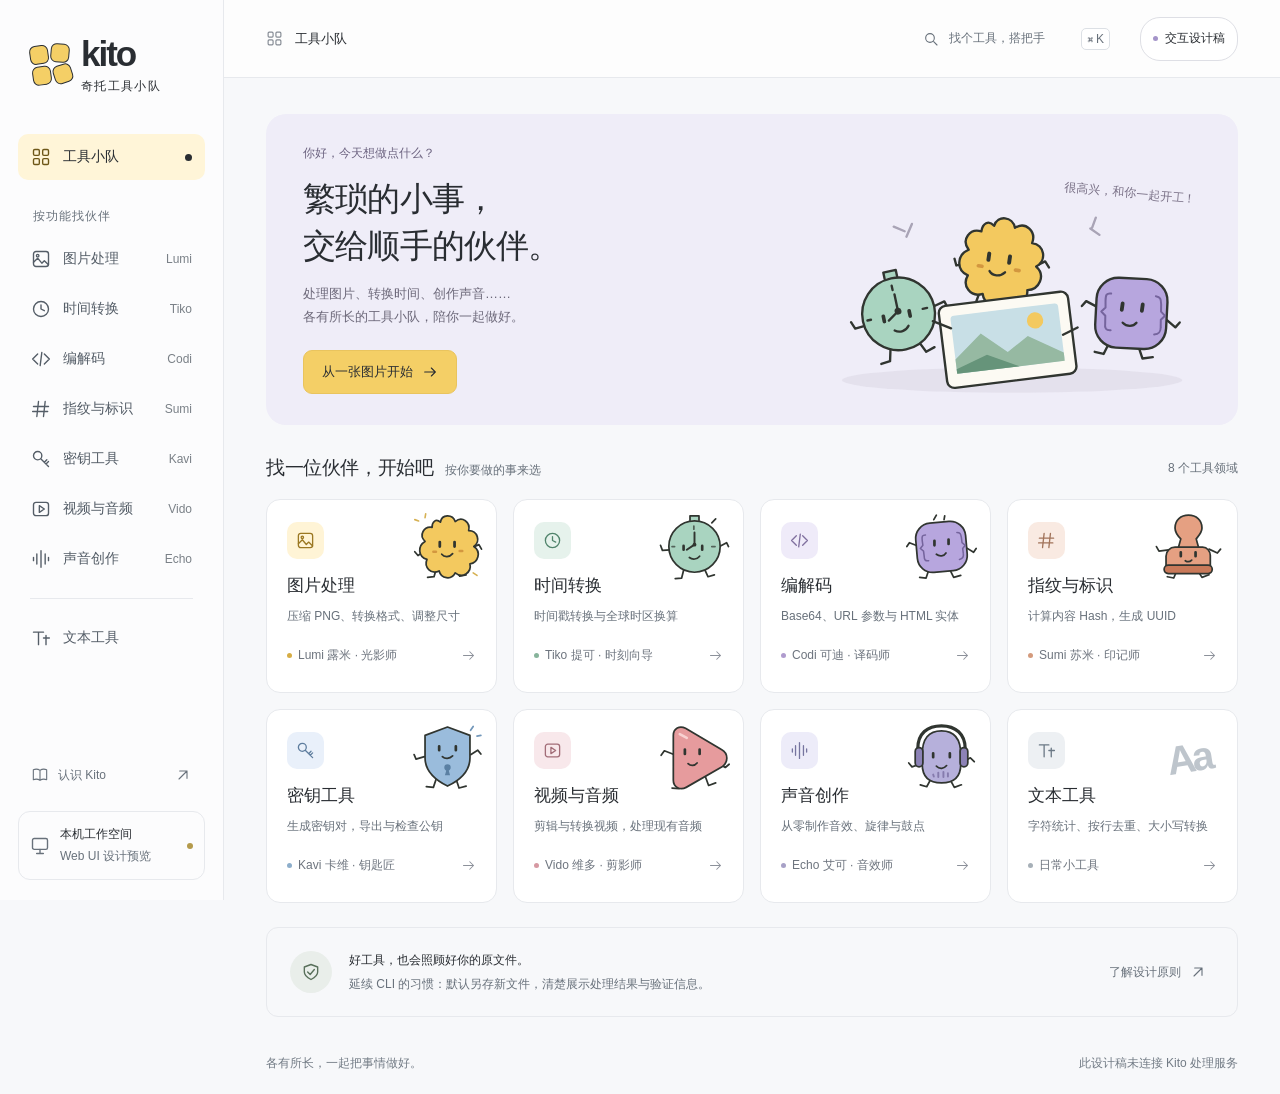
<file: docs/design/web-ui/index.html>
<!doctype html>
<html lang="zh-CN">
  <head>
    <meta charset="UTF-8">
    <meta name="viewport" content="width=device-width, initial-scale=1">
    <meta name="color-scheme" content="light">
    <meta name="description" content="Kito 奇托 Web UI 交互设计稿。各有所长，一起把事情做好。">
    <title>Kito 奇托 · 你的工具小队</title>
    <link rel="icon" href="assets/lumi.svg" type="image/svg+xml">
    <link rel="stylesheet" href="styles.css">
    <script src="app.js" defer></script>
  </head>
  <body>
    <a href="#main" class="skip-link">跳到主要内容</a>
    <div class="app-shell">
      <aside class="sidebar" aria-label="工具导航">
        <a class="brand" href="#home" aria-label="Kito 奇托首页">
          <span class="brand-mark" aria-hidden="true"><i></i><i></i><i></i><i></i></span>
          <span class="brand-name">kito<span>奇托工具小队</span></span>
        </a>
        <nav id="navigation"></nav>
        <div class="sidebar-bottom">
          <button class="sidebar-help" data-action="about"><span data-icon="book"></span>认识 Kito<span data-icon="arrow-up-right"></span></button>
          <div class="workspace-note"><span class="local-symbol" data-icon="monitor"></span><div><strong>本机工作空间</strong><span>Web UI 设计预览</span></div><span class="small-dot"></span></div>
        </div>
      </aside>
      <div class="app-body">
        <header class="topbar">
          <button class="icon-button menu-toggle" aria-label="展开工具导航" aria-expanded="false" data-action="menu"><span data-icon="menu"></span></button>
          <div class="breadcrumb"><span data-icon="grid"></span><span id="breadcrumb">工具小队</span></div>
          <div class="topbar-right">
            <button class="search-trigger" data-action="search" aria-label="搜索工具"><span data-icon="search"></span><span>找个工具，搭把手</span><kbd>⌘ K</kbd></button>
            <button class="preview-badge" data-action="about"><span></span>交互设计稿</button>
          </div>
        </header>
        <main id="main" tabindex="-1"></main>
        <footer class="app-footer"><span>各有所长，一起把事情做好。</span><span>此设计稿未连接 Kito 处理服务</span></footer>
      </div>
    </div>
    <button class="nav-backdrop" data-action="menu" aria-label="收起工具导航" hidden></button>
    <dialog id="search-dialog" aria-labelledby="search-title">
      <div class="dialog-top"><h2 id="search-title">想做点什么？</h2><button class="icon-button" data-action="close" aria-label="关闭搜索"><span data-icon="close"></span></button></div>
      <label class="search-field"><span data-icon="search"></span><input id="tool-search" type="search" placeholder="搜索功能或伙伴，如：图片、Lumi" autocomplete="off" aria-label="搜索功能或伙伴"></label>
      <div id="search-results"></div>
      <p class="dialog-hint">功能名、中文名、英文名都可以找到伙伴。按 Esc 关闭。</p>
    </dialog>
    <dialog id="info-dialog" aria-labelledby="info-title"><div class="dialog-top"><h2 id="info-title">关于这份设计</h2><button class="icon-button" data-action="close" aria-label="关闭说明"><span data-icon="close"></span></button></div><div id="info-content"></div></dialog>
    <div id="toast" role="status" aria-live="polite"></div>
  </body>
</html>
</file>
<file: docs/design/web-ui/styles.css>
/* Kito 的界面保持安静，把辨识度交给暖黄色和各有所长的几何伙伴。 */
:root {
  --paper: #f7f8fa;
  --surface: #ffffff;
  --ink: #292d32;
  --muted: #68717b;
  --line: #e7e9ed;
  --yellow: #f4cf66;
  --yellow-soft: #fff5d8;
  --green: #336951;
  --green-soft: #edf6ef;
  --lavender: #efedf8;
  --focus: #6151a3;
  font-family: -apple-system, BlinkMacSystemFont, "PingFang SC", "Microsoft YaHei", sans-serif;
  color: var(--ink);
  font-size: 14px;
  font-synthesis: none;
  -webkit-font-smoothing: antialiased;
}
* { box-sizing: border-box; }
body { margin: 0; background: var(--paper); }
button, input, select { font: inherit; }
button, a, summary, select { -webkit-tap-highlight-color: transparent; }
button, a, summary { touch-action: manipulation; }
button { cursor: pointer; color: inherit; }
button { border: 0; background: none; }
a { color: inherit; text-decoration: none; }
button:disabled { opacity: .45; cursor: not-allowed; }
button, a, input, select, summary { outline-offset: 4px; }
:focus-visible { outline: 3px solid var(--focus); }
main:focus { outline: none; }
svg.icon { display: block; width: 20px; height: 20px; flex: 0 0 auto; }
[data-icon] { display: inline-flex; align-items: center; }
[hidden] { display: none !important; }
.skip-link { position: fixed; z-index: 20; top: -80px; left: 20px; padding: 14px 24px; background: var(--yellow); border-radius: 10px; }
.skip-link:focus { top: 10px; }
.app-shell { min-height: 100vh; }
.sidebar { overflow-y: auto; width: 224px; position: fixed; inset: 0 auto 0 0; z-index: 10; background: #fcfcfd; border-right: 1px solid var(--line); display: flex; flex-direction: column; padding: 36px 18px 20px; }
.brand { display: flex; align-items: center; gap: 12px; padding: 0 13px; margin-bottom: 42px; }
.brand-mark { width: 38px; height: 41px; position: relative; transform: rotate(-8deg); flex-shrink: 0; }
.brand-mark i { background: var(--yellow); width: 19px; height: 19px; border: 1.5px solid var(--ink); border-radius: 6px; position: absolute; }
.brand-mark i:nth-child(1) { left: 0; top: 0; }
.brand-mark i:nth-child(2) { left: 21px; top: 1px; transform: rotate(13deg); }
.brand-mark i:nth-child(3) { left: 0; top: 21px; }
.brand-mark i:nth-child(4) { left: 21px; top: 22px; transform: rotate(-10deg); }
.brand-name { font-size: 35px; font-weight: 800; letter-spacing: -2px; line-height: 1; }
.brand-name > span { display: block; font-size: 12px; letter-spacing: 1.3px; font-weight: 500; margin-top: 9px; }
.nav-heading { padding: 24px 15px 11px; font-size: 12px; color: var(--muted); letter-spacing: 1px; }
.nav-link { min-height: 46px; padding: 10px 13px; display: flex; align-items: center; gap: 12px; border-radius: 10px; margin-bottom: 4px; color: #545d67; transition: background 140ms; }
.nav-link:hover { background: #f0f1f3; }
.nav-link.active { background: var(--yellow-soft); color: var(--ink); font-weight: 600; }
.nav-link.active svg { color: #6e5718; }
.nav-link > .nav-dot { width: 7px; height: 7px; border-radius: 50%; background: var(--ink); margin-left: auto; }
.nav-partner { margin-left: auto; color: #7a8087; font-size: 12px; font-weight: 400; }
.nav-separator { border-top: 1px solid var(--line); margin: 16px 12px; }
.sidebar-bottom { margin-top: auto; padding-top: 32px; }
.sidebar-help { display: flex; align-items: center; width: 100%; gap: 10px; color: var(--muted); padding: 12px 14px; min-height: 44px; text-align: left; font-size: 12px; }
.sidebar-help > :last-child { margin-left: auto; }
.sidebar-help svg { width: 16px; height: 16px; }
.workspace-note { border: 1px solid var(--line); border-radius: 12px; padding: 14px 11px; display: flex; align-items: center; gap: 10px; margin-top: 14px; }
.workspace-note strong { font-size: 12px; display: block; font-weight: 600; }
.workspace-note div > span { font-size: 12px; color: var(--muted); display: block; margin-top: 5px; }
.local-symbol { color: var(--muted); }
.small-dot { width: 6px; height: 6px; border-radius: 50%; background: #b49a4c; margin-left: auto; }
.app-body { margin-left: 224px; }
.topbar { height: 78px; border-bottom: 1px solid var(--line); padding: 0 42px; display: flex; align-items: center; justify-content: space-between; background: rgba(255,255,255,.72); }
.breadcrumb { display: flex; align-items: center; gap: 12px; font-size: 13px; }
.breadcrumb svg { width: 17px; height: 17px; color: #858b94; }
.topbar-right { display: flex; align-items: center; gap: 24px; }
.search-trigger { display: flex; align-items: center; gap: 10px; color: #68717b; font-size: 12px; min-height: 44px; }
.search-trigger svg { width: 16px; height: 16px; }
kbd { border: 1px solid #dce0e5; border-radius: 5px; font-family: inherit; font-size: 12px; background: #fff; padding: 3px 5px; margin-left: 26px; }
.preview-badge { border: 1px solid #dedfe5; background: #fff; border-radius: 20px; padding: 8px 12px; display: flex; align-items: center; gap: 7px; font-size: 12px; min-height: 44px; }
.preview-badge > span { width: 5px; height: 5px; background: #a494c9; border-radius: 50%; }
.menu-toggle { display: none !important; }
main { max-width: 1392px; padding: 36px 42px 22px; margin: 0 auto; min-height: calc(100vh - 136px); }
.welcome { background: var(--lavender); min-height: 266px; border-radius: 20px; padding: 31px 37px; position: relative; overflow: hidden; display: flex; align-items: center; }
.welcome-copy { position: relative; z-index: 1; width: 58%; }
.welcome-intro { font-size: 12px; color: #6c6380; margin: 0 0 13px; }
.welcome h1 { font-size: clamp(27px, 2.55vw, 40px); letter-spacing: -.8px; line-height: 1.45; font-weight: 650; margin: 0; }
.welcome .description { color: #6d697a; font-size: 13px; margin: 12px 0 22px; line-height: 1.8; }
.welcome-art { position: absolute; right: 12px; bottom: 10px; width: 45%; max-width: 470px; height: 236px; }
.welcome-art img { width: 100%; height: 100%; object-fit: contain; }
.art-caption { position: absolute; top: 6px; right: 30px; transform: rotate(5deg); color: #797086; font-size: 12px; }
.primary, .secondary, .text-button { display: inline-flex; gap: 9px; justify-content: center; align-items: center; min-height: 44px; border-radius: 9px; padding: 10px 18px; font-size: 13px; font-weight: 600; transition: background 160ms, transform 160ms; }
.primary { background: var(--yellow); border: 1px solid #e9c45e; }
.primary:hover:not(:disabled) { background: #eac255; }
.primary svg, .secondary svg, .text-button svg { width: 16px; height: 16px; }
.secondary { background: #fff; border: 1px solid #dfe3e8; font-weight: 500; }
.secondary:hover { background: #f3f5f7; }
.text-button { color: var(--muted); font-weight: 400; padding-inline: 8px; }
.text-button:hover { color: var(--ink); background: #ebeef1; }
.section-heading { margin: 30px 0 18px; display: flex; justify-content: space-between; align-items: center; gap: 12px; }
.section-heading h2 { font-size: 19px; font-weight: 600; margin: 0; letter-spacing: -.4px; }
.section-heading h2 > span { font-size: 12px; font-weight: 400; color: var(--muted); margin-left: 12px; letter-spacing: 0; }
.section-heading > span { font-size: 12px; color: var(--muted); }
.tool-grid { display: grid; grid-template-columns: repeat(4, minmax(0, 1fr)); gap: 16px; }
.tool-card { min-width: 0; background: var(--surface); border: 1px solid var(--line); border-radius: 14px; padding: 22px 20px 17px; min-height: 194px; position: relative; transition: border-color 160ms, transform 160ms; }
.tool-card:hover { border-color: #b8b6c2; transform: translateY(-3px); }
.card-mascot { position: absolute; right: 10px; top: 10px; width: 77px; height: 77px; }
.card-glyph { width: 37px; height: 37px; border-radius: 10px; display: flex; align-items: center; justify-content: center; background: var(--tone); color: var(--tone-ink); margin-bottom: 15px; }
.card-glyph svg { width: 19px; height: 19px; }
.tool-card h3 { font-size: 17px; font-weight: 600; margin: 0 0 8px; }
.tool-card p { font-size: 12px; line-height: 1.9; color: var(--muted); margin: 0; min-height: 21px; }
.card-footer { line-height: 1.7; display: flex; align-items: center; justify-content: space-between; margin-top: 17px; font-size: 12px; color: #6d747e; }
.card-footer span { display: flex; align-items: center; gap: 6px; }
.card-footer i { flex-shrink: 0; width: 5px; height: 5px; background: var(--dot); border-radius: 50%; }
.card-footer svg { width: 15px; height: 15px; color: #8c919a; }
.text-mascot { font-size: 40px; font-weight: 700; letter-spacing: -4px; color: #bec5cc; transform: rotate(-9deg); display: flex; align-items: center; justify-content: center; }
.care-strip { display: flex; gap: 17px; align-items: center; padding: 22px 23px; margin-top: 24px; border-radius: 12px; border: 1px solid var(--line); }
.care-icon { height: 42px; width: 42px; background: #e9eeea; color: #59705b; border-radius: 50%; display: flex; align-items: center; justify-content: center; flex-shrink: 0; }
.care-strip strong { font-size: 12px; font-weight: 500; }
.care-strip p { font-size: 12px; color: var(--muted); margin: 6px 0 0; line-height: 1.6; }
.care-strip > .text-button { margin-left: auto; white-space: nowrap; font-size: 12px; }
.app-footer { margin: 0 42px; padding: 16px 0 22px; display: flex; justify-content: space-between; gap: 15px; color: #727b85; font-size: 12px; }
/* 工具页面遵循“输入 → 选择 → 结果”；原型状态不会冒充真实后端结果。 */
.tool-heading { display: flex; gap: 18px; align-items: center; margin: 0 0 25px; }
.tool-heading > img { width: 78px; height: 78px; background: var(--yellow-soft); border-radius: 20px; padding: 3px; }
.tool-heading h1 { font-size: 28px; margin: 0 0 8px; font-weight: 600; letter-spacing: -.8px; }
.tool-heading p { margin: 0; font-size: 12px; color: var(--muted); line-height: 1.7; }
.partner-bubble { margin-left: auto; color: #796a42; background: #fff8e5; padding: 12px 17px; border-radius: 12px 12px 2px 12px; font-size: 12px; }
.tabs { display: flex; gap: 28px; border-bottom: 1px solid var(--line); margin-bottom: 24px; }
.tab { color: var(--muted); padding: 14px 3px; border-bottom: 3px solid transparent; margin-bottom: -1px; font-size: 13px; min-height: 48px; }
.tab.active { color: var(--ink); border-bottom-color: #dfb547; font-weight: 600; }
.image-layout { display: grid; grid-template-columns: minmax(0, 1fr) 310px; gap: 22px; align-items: start; }
.panel { border: 1px solid var(--line); background: #fff; border-radius: 16px; padding: 23px; }
.panel-title { display: flex; align-items: center; justify-content: space-between; margin-bottom: 20px; gap: 10px; }
.panel-title h2 { font-size: 14px; font-weight: 600; margin: 0; }
.panel-title > span { font-size: 12px; color: var(--muted); }
.dropzone { border: 1.5px dashed #d7d7dc; border-radius: 12px; min-height: 338px; display: flex; flex-direction: column; align-items: center; justify-content: center; padding: 28px; text-align: center; background: #fcfcfd; transition: background 160ms, border-color 160ms; }
.dropzone.dragover { background: var(--yellow-soft); border-color: #b7973b; }
.drop-illustration { width: 112px; height: 85px; position: relative; margin-bottom: 18px; }
.drop-illustration > div { position: absolute; width: 72px; height: 62px; left: 10px; top: 4px; border-radius: 10px; border: 1.4px solid #d6d1e3; background: #ece7f4; transform: rotate(-15deg); }
.drop-illustration > div:last-child { left: 32px; top: 14px; background: #fff4d4; border-color: #d6bb77; transform: rotate(9deg); display: grid; place-items: center; color: #9b844c; }
.drop-illustration svg { width: 34px; height: 34px; }
.dropzone h3 { font-size: 17px; font-weight: 500; margin: 0 0 10px; }
.dropzone p { font-size: 12px; line-height: 1.8; color: var(--muted); margin: 0 0 22px; }
.drop-actions { display: flex; align-items: center; gap: 9px; }
.drop-actions button { font-size: 12px; }
.file-note { font-size: 12px; color: var(--muted); margin-top: 15px; display: flex; gap: 7px; line-height: 1.7; }
.file-note svg { width: 14px; height: 14px; margin-top: 2px; }
.preview-image { width: 100%; height: 292px; display: block; object-fit: contain; background: #edf2ed; border-radius: 10px; }
.file-row { display: flex; gap: 12px; align-items: center; margin-top: 17px; }
.file-row > .file-type { width: 38px; height: 42px; border: 1px solid #e8d69f; background: #fff8e6; border-radius: 7px; display: grid; place-items: center; font-size: 12px; color: #7d6832; }
.file-meta { min-width: 0; }
.file-meta strong { display: block; font-size: 12px; font-weight: 600; overflow-wrap: anywhere; }
.file-meta span { font-size: 12px; color: var(--muted); display: block; margin-top: 5px; }
.file-row .icon-button { margin-left: auto; }
.sample-tag { background: #f0edf7; color: #74618f; border-radius: 4px; padding: 3px 6px; font-size: 12px; white-space: nowrap; }
.field-label { display: block; font-size: 12px; font-weight: 600; margin: 18px 0 11px; }
.options-panel .panel-title { margin-bottom: 23px; }
.choice { position: relative; border: 1px solid var(--line); border-radius: 10px; display: flex; gap: 10px; align-items: center; padding: 14px 12px; margin-bottom: 9px; cursor: pointer; }
.choice:has(input:checked) { background: #fffbef; border-color: #d8bd70; }
.choice input { accent-color: #796125; margin: 0; }
.choice strong { font-size: 12px; font-weight: 500; }
.choice small { font-size: 12px; color: var(--muted); display: block; line-height: 1.7; margin-top: 5px; }
.choice .recommended { margin-left: auto; font-size: 12px; color: #7c6730; background: #f8e9bb; border-radius: 4px; padding: 3px 5px; }
.separator { border-top: 1px solid var(--line); margin: 20px 0; }
.output-preview { background: #f6f7f9; border: 1px solid var(--line); border-radius: 7px; padding: 12px; font-size: 12px; overflow-wrap: anywhere; }
.helper { font-size: 12px; line-height: 1.8; color: var(--muted); margin: 9px 0 0; }
.inline-check { display: flex; align-items: center; gap: 6px; color: var(--green); font-size: 12px; margin-top: 11px; }
.inline-check svg { width: 14px; height: 14px; }
details { border-top: 1px solid var(--line); padding-top: 14px; margin-top: 20px; }
summary { min-height: 44px; font-size: 12px; cursor: pointer; color: var(--muted); }
details p { font-size: 12px; color: var(--muted); line-height: 1.8; }
.options-panel .primary { width: 100%; margin-top: 20px; }
.truth-note { font-size: 12px; color: var(--muted); line-height: 1.8; text-align: center; margin: 12px 0 0; }
.lumi-note { display: flex; gap: 12px; margin-top: 18px; padding: 17px 20px; border-radius: 12px; background: #f1eee7; }
.lumi-note img { width: 40px; height: 40px; }
.lumi-note strong { font-size: 12px; font-weight: 500; }
.lumi-note p { font-size: 12px; line-height: 1.8; color: #706b61; margin: 5px 0 0; }
.steps { display: flex; gap: 0; margin: 26px 0 0; font-size: 12px; color: var(--muted); }
.steps > span { flex: 1; display: flex; align-items: center; gap: 7px; }
.steps > span:not(:last-child)::after { content: ''; height: 1px; flex: 1; background: var(--line); margin: 0 12px; }
.steps i { font-style: normal; background: #eff1f4; width: 23px; height: 23px; border-radius: 50%; display: inline-grid; place-items: center; }
.steps .current { color: #755b1e; }
.steps .current i { background: var(--yellow-soft); }
.result-panel { margin-top: 20px; border-color: #cbded0; background: #fbfdfb; }
.result-top { display: flex; align-items: center; gap: 12px; }
.result-top > div { flex: 1; min-width: 0; }
.result-top > .success-icon { display: grid; place-items: center; width: 34px; height: 34px; border-radius: 50%; background: #e0efdf; color: var(--green); }
.result-top h3 { font-size: 14px; margin: 0 0 5px; font-weight: 600; }
.result-top p { font-size: 12px; color: var(--muted); margin: 0; }
.result-top > .sample-tag { margin-left: auto; }
.result-numbers { display: flex; align-items: center; gap: 24px; margin: 24px 0; }
.result-numbers small { display: block; font-size: 12px; color: var(--muted); margin-bottom: 6px; }
.result-numbers strong { font-size: 23px; font-weight: 500; letter-spacing: -.6px; }
.result-saving { margin-left: auto; font-size: 12px; color: var(--green); background: #e9f3e8; padding: 9px; border-radius: 7px; }
.verification-list { display: grid; grid-template-columns: 1fr 1fr; gap: 12px; border-top: 1px solid #e0e9e1; padding-top: 18px; }
.verification-list span { display: flex; gap: 6px; align-items: center; font-size: 12px; color: #55705a; }
.verification-list svg { width: 14px; height: 14px; }
.error { background: #fff0ed; border: 1px solid #edccc4; color: #923e2d; padding: 12px 15px; border-radius: 8px; font-size: 12px; margin-bottom: 14px; line-height: 1.8; }
.select-field { border: 1px solid #dfe1e6; padding: 11px; border-radius: 7px; background: #fff; width: 100%; color: var(--ink); }
/* 其它领域作为能力入口展示，明确区分已完成的图片交互与页面概念。 */
.overview-hero { display: flex; align-items: center; gap: 28px; padding: 36px; border-radius: 20px; background: var(--tone); }
.overview-hero img { width: 136px; height: 136px; flex-shrink: 0; }
.overview-hero h1 { font-size: 32px; margin: 5px 0 14px; }
.overview-hero p { color: #5f6670; line-height: 1.9; font-size: 13px; margin: 0; }
.overview-hero small { font-size: 12px; color: var(--tone-ink); }
.capability-grid { display: grid; grid-template-columns: 1fr 1fr; gap: 16px; }
.capability { padding: 24px; border: 1px solid var(--line); border-radius: 12px; background: white; }
.capability h3 { margin: 0 0 10px; font-size: 16px; font-weight: 600; }
.capability p { margin: 0; font-size: 12px; line-height: 1.9; color: var(--muted); }
.scope-note { margin-top: 25px; padding: 20px 24px; background: #eeeff3; border-radius: 12px; color: #606975; font-size: 12px; line-height: 1.9; }
.scope-note .text-button { margin-top: 8px; font-size: 12px; padding-left: 0; }
/* 原生 dialog 自带焦点约束和 Esc 退出；打开、关闭时由脚本恢复焦点。 */
dialog { width: min(580px, calc(100vw - 32px)); border: 1px solid #dedde4; border-radius: 18px; padding: 25px; box-shadow: 0 20px 80px #24213224; color: var(--ink); max-height: 85vh; }
dialog::backdrop { background: #24233355; backdrop-filter: blur(3px); }
.dialog-top { display: flex; align-items: center; justify-content: space-between; margin-bottom: 18px; }
.dialog-top h2 { margin: 0; font-size: 21px; font-weight: 600; }
.icon-button { width: 44px; height: 44px; display: inline-flex; align-items: center; justify-content: center; border-radius: 8px; flex: 0 0 auto; color: var(--muted); }
.icon-button:hover { background: #eceef2; }
.icon-button svg { width: 18px; height: 18px; }
.search-field { display: flex; align-items: center; gap: 10px; border: 1px solid #cdc9d8; border-radius: 9px; padding: 0 12px; }
.search-field input { width: 100%; min-width: 0; padding: 14px 0; border: none; background: none; outline: none; font-size: 13px; }
.search-field:focus-within { outline: 2px solid var(--focus); outline-offset: 2px; }
#search-results { max-height: 390px; overflow: auto; padding-top: 13px; }
.search-result { display: flex; gap: 13px; align-items: center; padding: 10px 8px; border-radius: 9px; }
.search-result:hover { background: #f5f3f9; }
.search-result img { width: 42px; height: 42px; }
.search-result strong { font-size: 13px; font-weight: 500; }
.search-result small { display: block; color: var(--muted); font-size: 12px; margin-top: 5px; }
.search-result > svg { margin-left: auto; width: 16px; height: 16px; }
.dialog-hint { color: var(--muted); font-size: 12px; margin: 15px 0 0; }
#info-content { color: #626b75; font-size: 13px; line-height: 1.9; }
#info-content h3 { color: var(--ink); font-size: 14px; margin-top: 24px; }
#info-content ul { padding-left: 20px; }
#info-content li { margin-bottom: 8px; }
#info-content code { font-size: 12px; background: #f2f1f5; padding: 4px 7px; border-radius: 4px; color: #4f4a60; }
.swatches { display: flex; gap: 8px; margin-top: 15px; }
.swatches span { width: 36px; height: 36px; border-radius: 50%; border: 1px solid #0000000d; }
#toast { position: fixed; z-index: 30; bottom: 28px; left: calc(50% + 112px); transform: translate(-50%, 15px); background: #30353a; color: white; border-radius: 10px; padding: 13px 20px; font-size: 12px; box-shadow: 0 8px 30px #20202018; opacity: 0; pointer-events: none; transition: opacity 160ms, transform 160ms; max-width: calc(100vw - 32px); }
#toast.visible { opacity: 1; transform: translate(-50%, 0); }
@media (min-width: 1600px) { main { padding-top: 44px; } .welcome { min-height: 280px; } .tool-card { min-height: 210px; } }
@media (max-width: 1200px) { .sidebar { width: 202px; padding-inline: 14px; } .app-body { margin-left: 202px; } main { padding: 30px 28px 20px; } .topbar { padding: 0 28px; } .app-footer { margin-inline: 28px; } .tool-grid { gap: 12px; } .tool-card { padding: 19px 15px 16px; } .tool-card p { font-size: 12px; } .card-mascot { width: 66px; height: 66px; right: 3px; } .image-layout { grid-template-columns: minmax(0,1fr) 280px; gap: 17px; } .panel { padding: 19px; } .partner-bubble { display: none; } }
@media (max-width: 1020px) { .tool-grid { grid-template-columns: repeat(2, minmax(0, 1fr)); } .tool-card { min-height: 185px; padding: 23px; } .card-mascot { width: 83px; height: 83px; right: 12px; } .tool-card p { font-size: 12px; } .welcome { padding: 28px; } .welcome-copy { width: 70%; } .welcome-art { width: 42%; right: -15px; bottom: 25px; } .art-caption { display: none; } .welcome .description { max-width: 280px; } .image-layout { grid-template-columns: 1fr; } .options-panel { display: block; } .care-strip { flex-wrap: wrap; } .care-strip > .text-button { margin-left: 55px; padding-left: 0; min-height: 32px; } .search-trigger kbd { margin-left: 5px; } .search-trigger > span:nth-child(2) { display: none; } }
@media (max-width: 720px) { .sidebar { transform: translateX(-100%); transition: transform 180ms; width: 224px; z-index: 21; } body.menu-open .sidebar { transform: none; } .nav-backdrop { position: fixed; inset: 0; background: #24233355; z-index: 20; } .app-body { margin: 0; } .menu-toggle { display: inline-flex !important; margin-right: 12px; } .topbar { height: 66px; padding: 0 18px; justify-content: flex-start; } .topbar-right { margin-left: auto; gap: 12px; } .breadcrumb { gap: 8px; } .breadcrumb > [data-icon] { display: none; } .preview-badge { padding: 8px 10px; font-size: 12px; } .search-trigger kbd { display: none; } .search-trigger { width: 35px; justify-content: center; } main { padding: 22px 20px 20px; } .welcome { min-height: 291px; padding: 25px; align-items: flex-start; } .welcome h1 { font-size: 28px; } .welcome-copy { width: 100%; } .welcome-intro { font-size: 12px; } .welcome .description { font-size: 12px; margin-bottom: 18px; max-width: 230px; } .welcome-art { width: 46%; bottom: 4px; right: -8px; height: 130px; opacity: .9; } .welcome .primary { font-size: 12px; position: relative; z-index: 2; } .section-heading { margin-top: 25px; } .section-heading h2 { font-size: 17px; } .section-heading h2 > span { display: none; } .tool-grid { gap: 12px; } .tool-card { min-height: 190px; padding: 18px 15px; } .card-mascot { width: 63px; height: 63px; right: 4px; top: 10px; } .tool-card h3 { font-size: 16px; } .tool-card p { font-size: 12px; line-height: 1.8; min-height: 44px; } .card-footer { margin-top: 11px; font-size: 12px; } .card-glyph { margin-bottom: 18px; width: 32px; height: 32px; } .care-strip { padding: 18px 15px; gap: 12px; } .care-strip > div:not(.care-icon) { flex: 1; } .care-strip p { font-size: 12px; } .care-strip > .text-button { margin-left: 54px; } .app-footer { margin: 0 20px; font-size: 12px; line-height: 1.8; flex-direction: column; gap: 2px; } .tool-heading { gap: 13px; margin-bottom: 20px; } .tool-heading > img { width: 63px; height: 63px; } .tool-heading h1 { font-size: 24px; } .tool-heading p { font-size: 12px; } .tabs { gap: 22px; margin-bottom: 18px; } .tab { font-size: 12px; } .panel { padding: 18px; border-radius: 12px; } .dropzone { min-height: 306px; padding: 20px 12px; } .dropzone h3 { font-size: 14px; } .drop-actions { gap: 4px; } .drop-actions button { padding-inline: 11px; font-size: 12px; } .preview-image { height: 240px; } .result-numbers { gap: 16px; } .result-numbers strong { font-size: 20px; } .result-saving { font-size: 12px; } .verification-list { gap: 12px 6px; } .verification-list span { font-size: 12px; } .overview-hero { padding: 23px; gap: 13px; } .overview-hero img { width: 80px; height: 80px; } .overview-hero h1 { font-size: 24px; } .overview-hero p { font-size: 12px; } .capability-grid { grid-template-columns: 1fr; } #toast { left: 50%; width: max-content; } }
@media (prefers-reduced-motion: reduce) { *, *::before, *::after { transition: none !important; animation: none !important; scroll-behavior: auto !important; } }

/* 结果状态同时使用文字、符号和颜色；失败不能沿用成功的绿色。 */
.result-unchanged { background: #fbfbfd; border-color: #d9dce4; }
.result-unchanged .success-icon { color: #626c80; background: #eaedf3; }
.result-failure { background: #fff9f6; border-color: #e3c2b4; }
.result-failure .success-icon { color: #9b492d; background: #f7e5db; }
body.menu-open { overflow: hidden; }
@media (max-width: 1020px) {
  /* 单列时保持输入、选项、结果的阅读顺序，不沿用桌面左右列的 DOM 分组。 */
  .image-layout > div { display: contents; }
  .image-layout > aside { order: 1; }
  .image-layout .result-panel { order: 2; }
}
@media (max-width: 720px) {
  .care-strip { display: grid; grid-template-columns: 42px minmax(0, 1fr); align-items: start; }
  .care-strip > .text-button { grid-column: 2; margin-left: 0; justify-content: flex-start; }
  .tool-card { min-height: 210px; }
  .card-footer { font-size: 11px; }
  .card-footer svg { flex-shrink: 0; }
  .card-footer span { gap: 4px; }
  .card-mascot { width: 59px; height: 59px; }
  .verification-list { grid-template-columns: 1fr; }
  .steps > span { white-space: nowrap; font-size: 11px; }
  .steps > span:not(:last-child)::after { display: none; }
  .result-top { flex-wrap: wrap; }
  .result-top > .sample-tag { margin-left: 46px; }
  .overview-hero { align-items: flex-start; }
}
</file>
